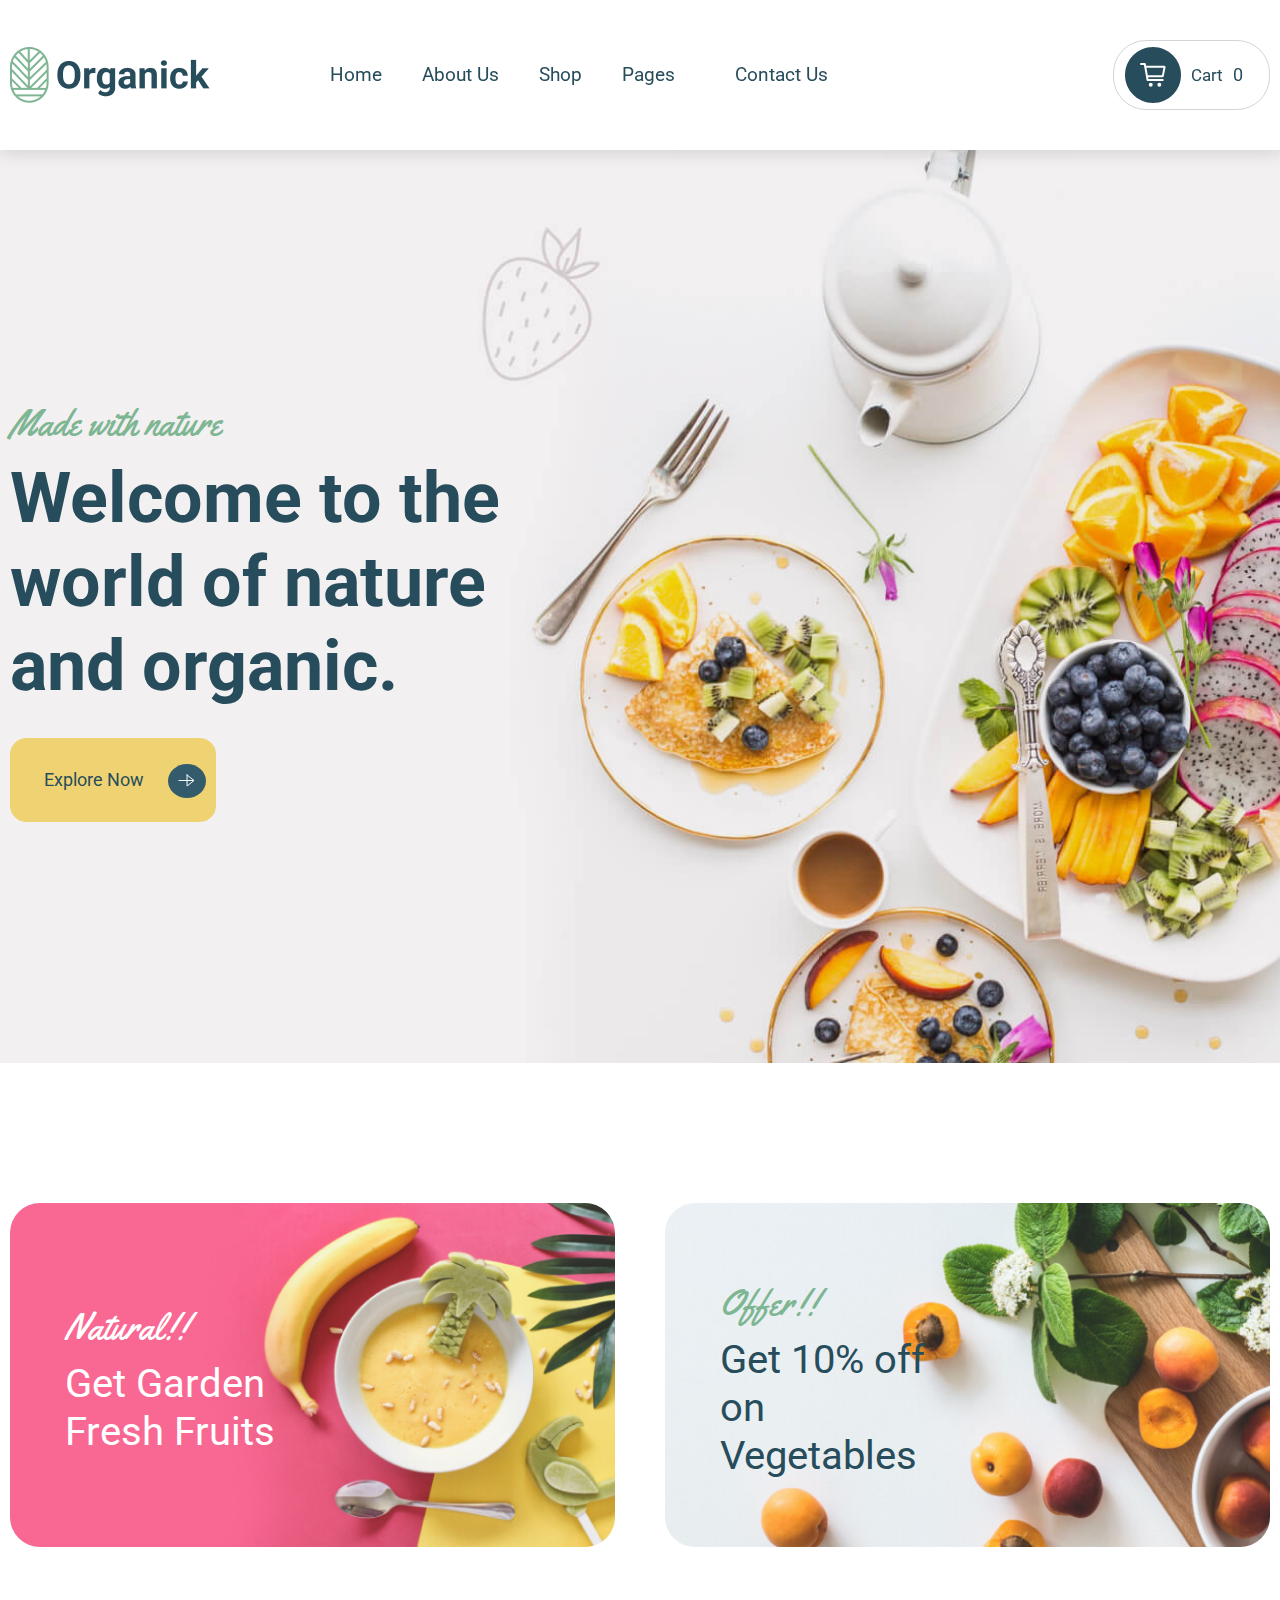
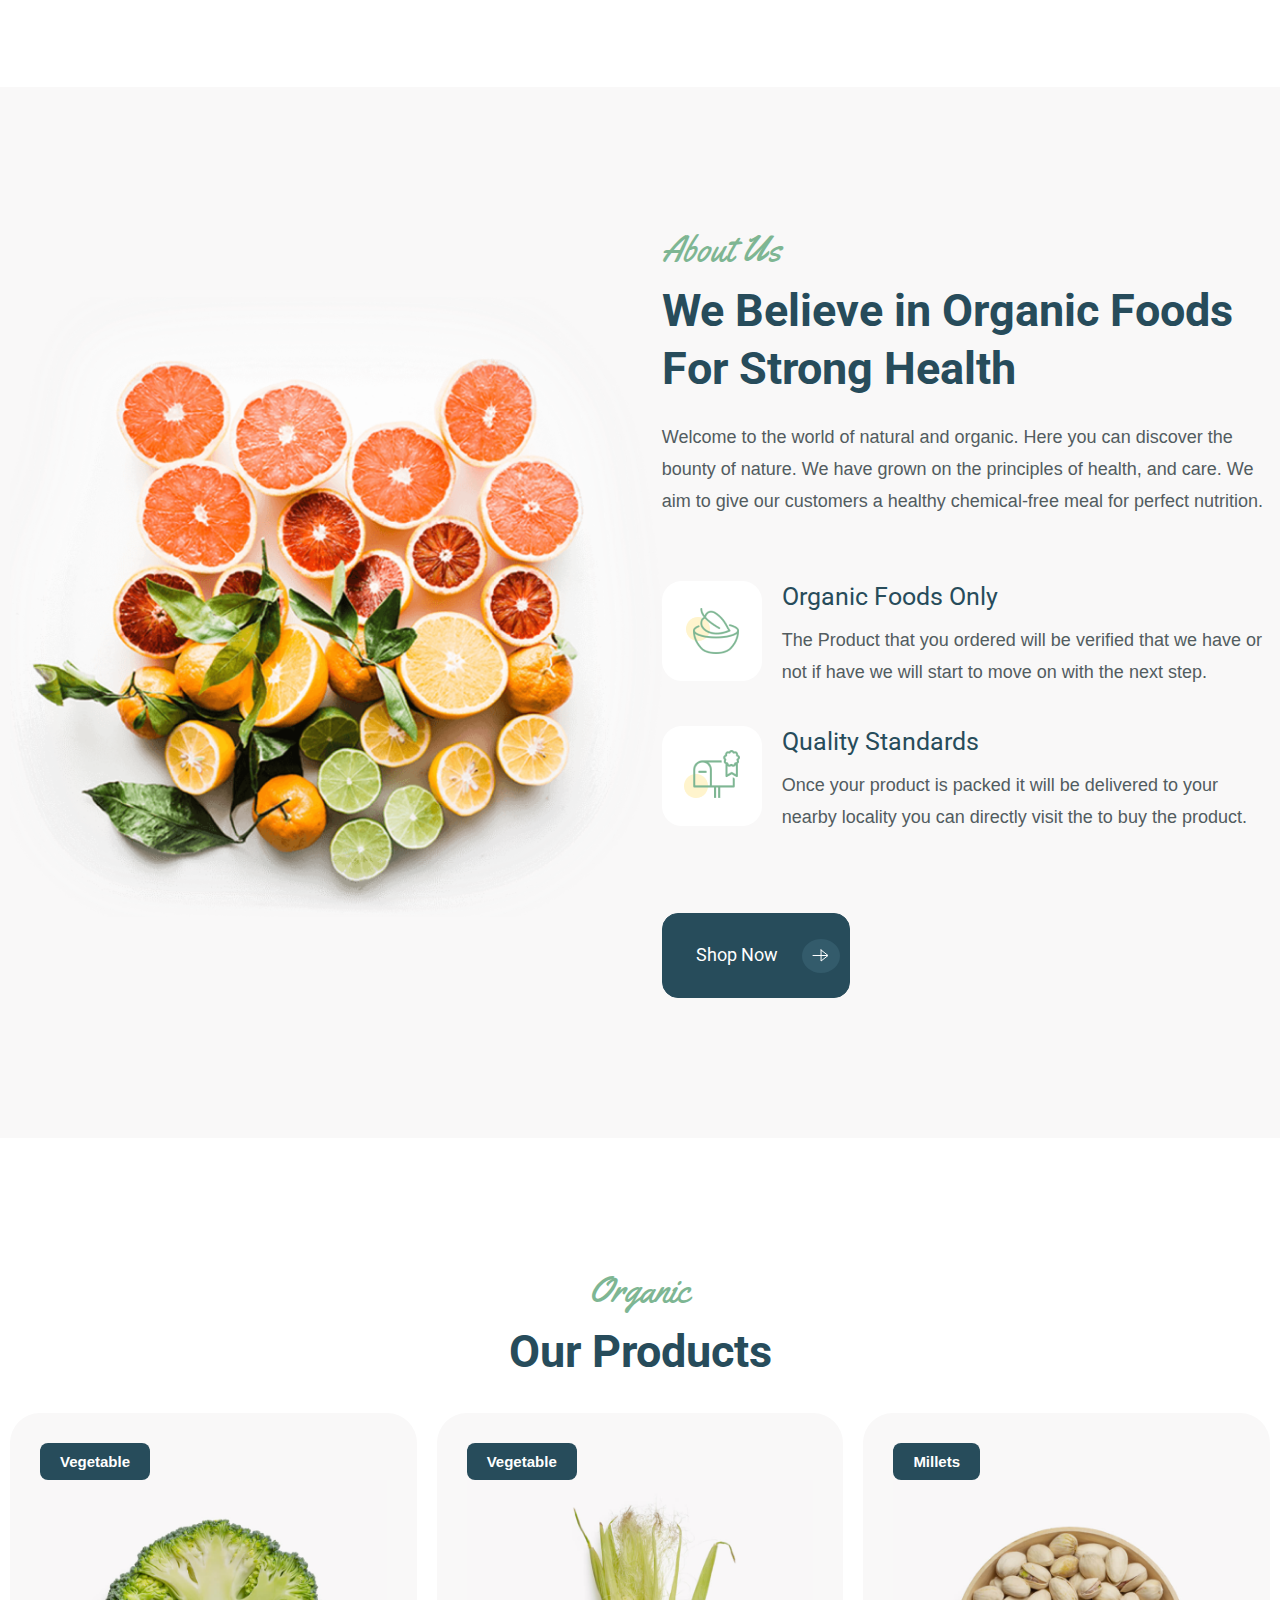
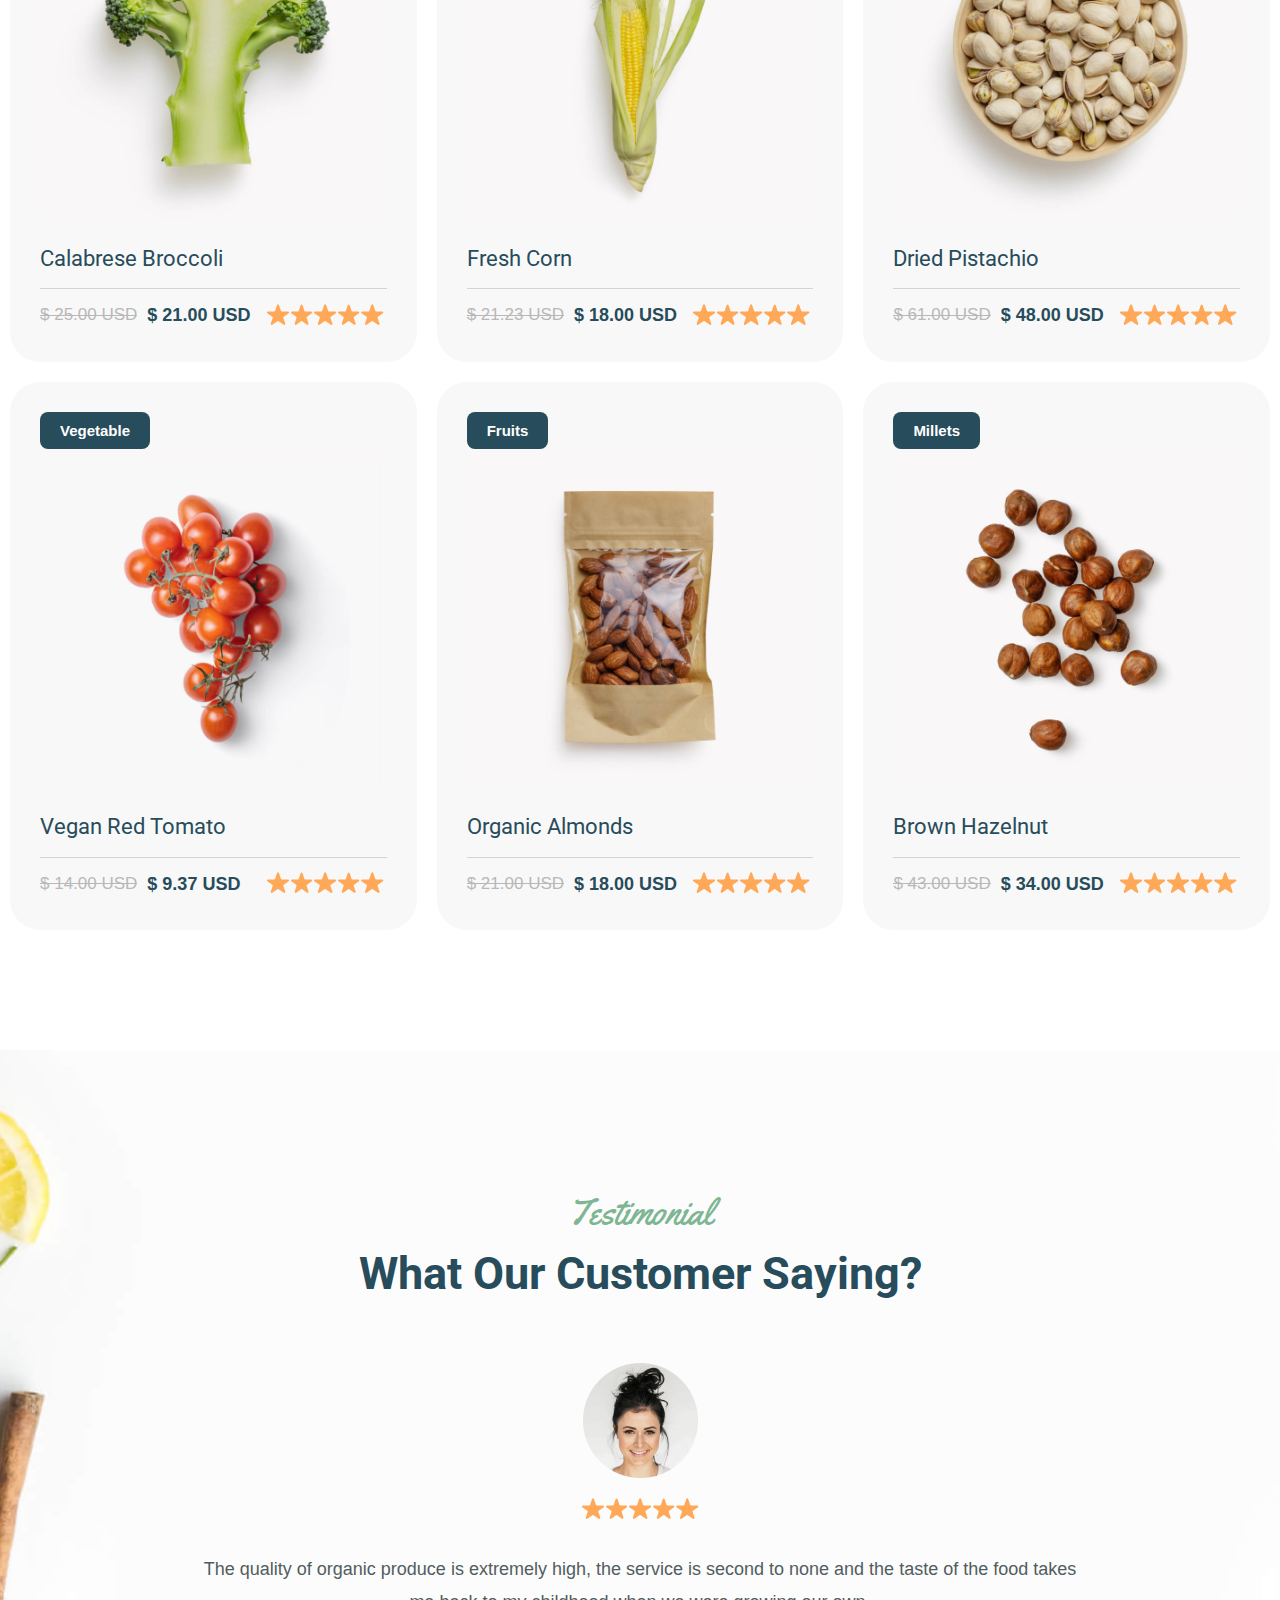
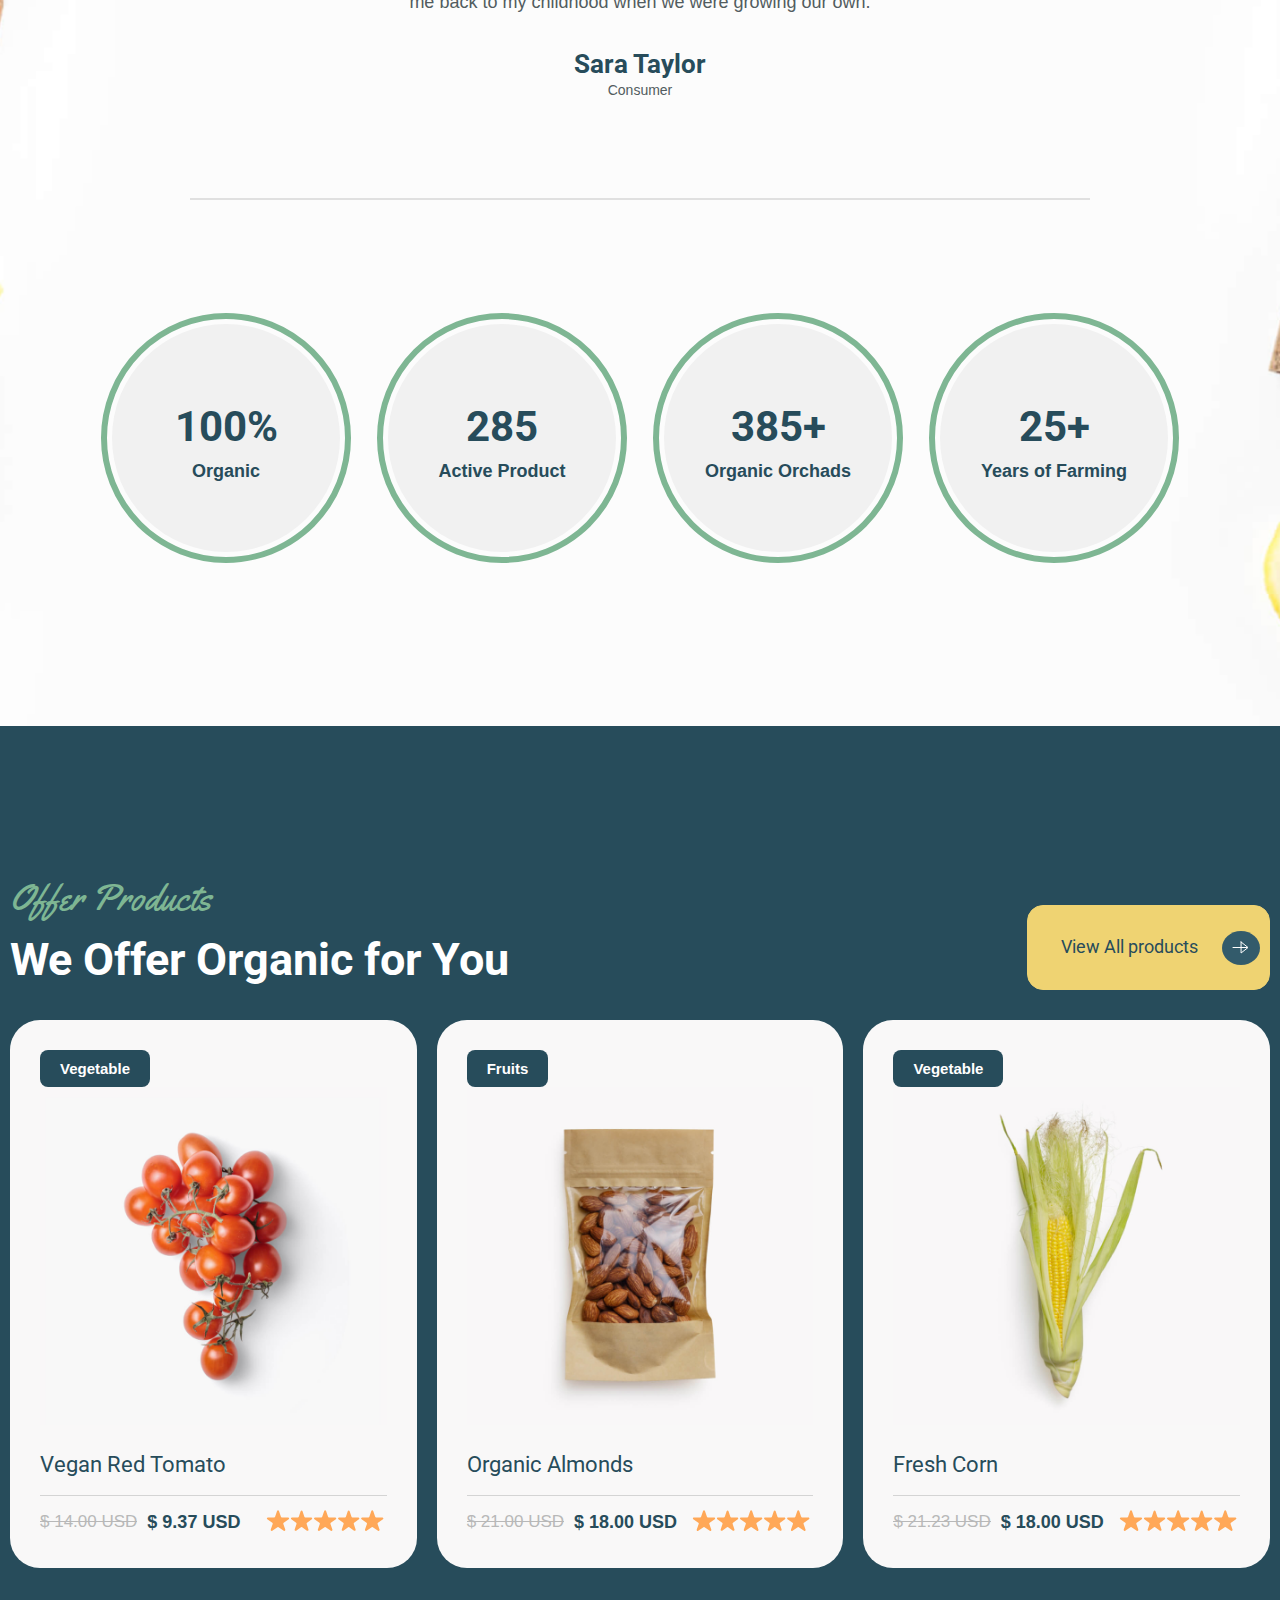
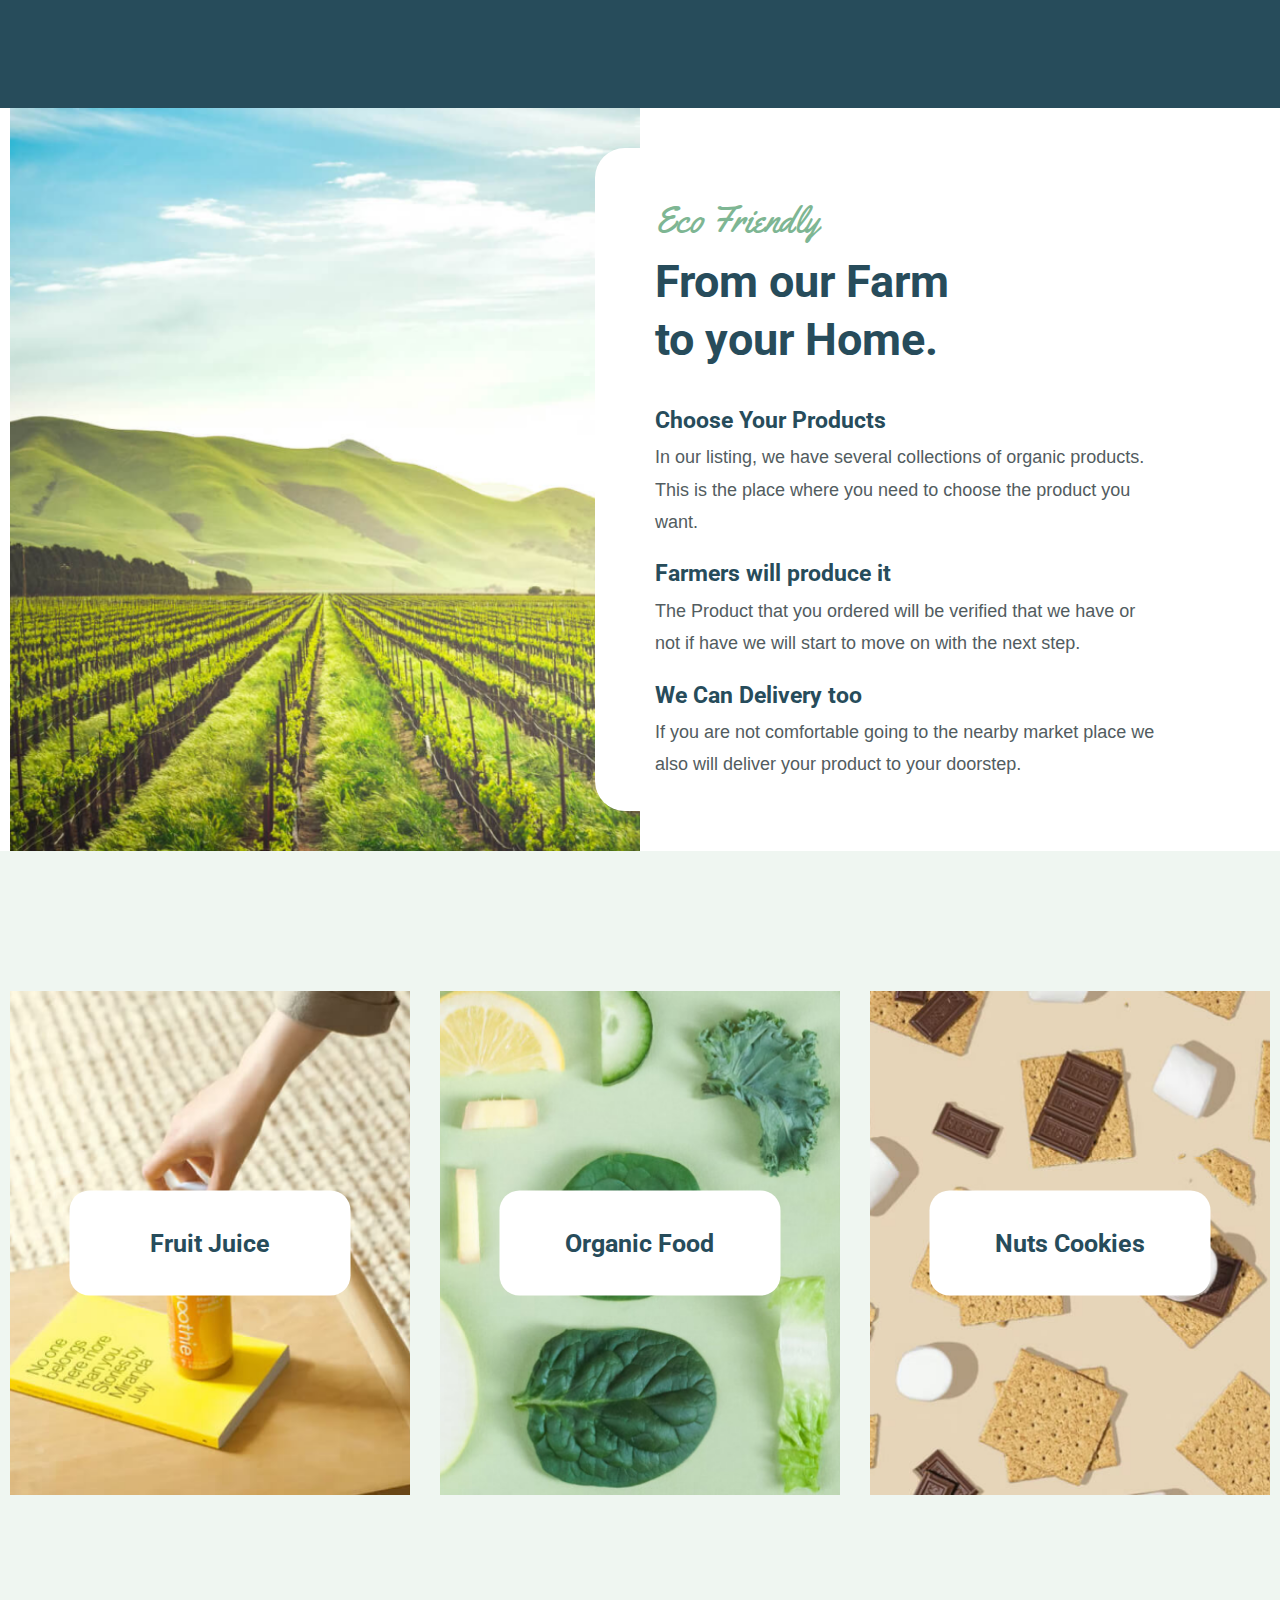
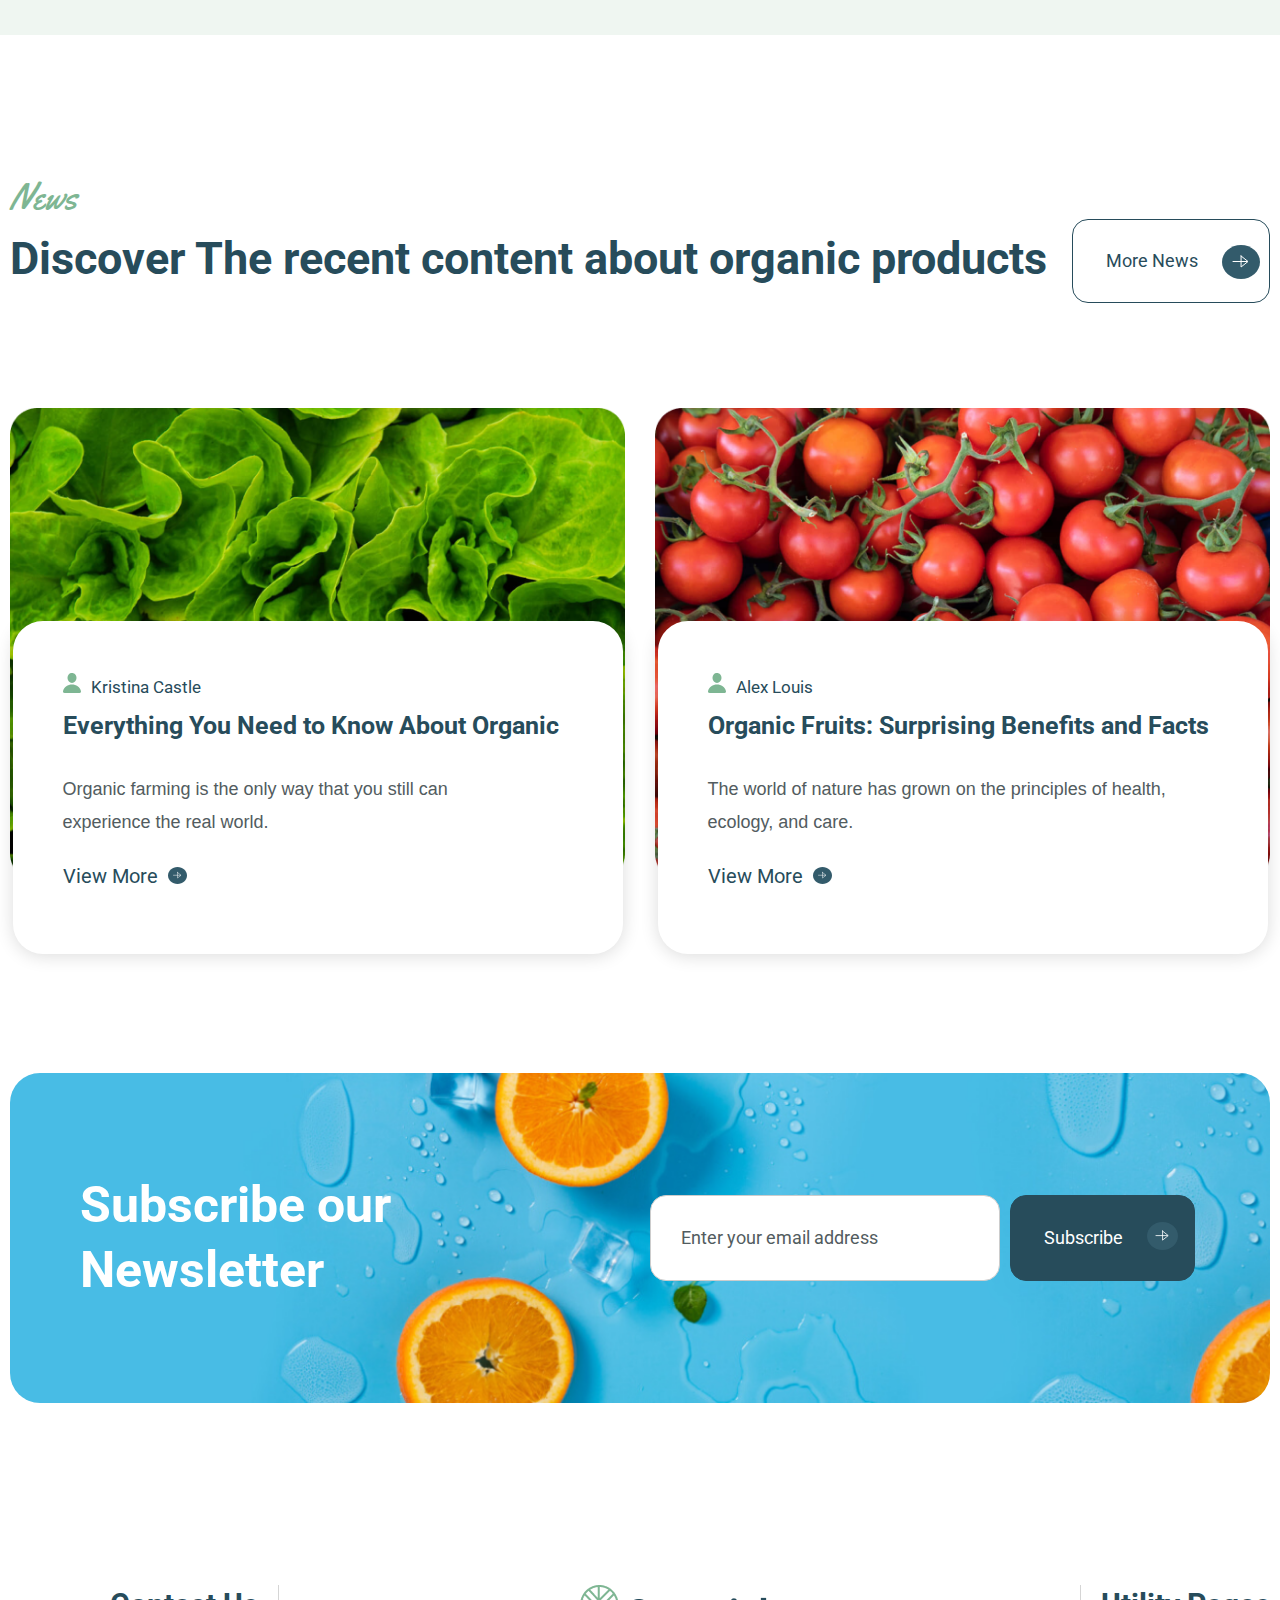
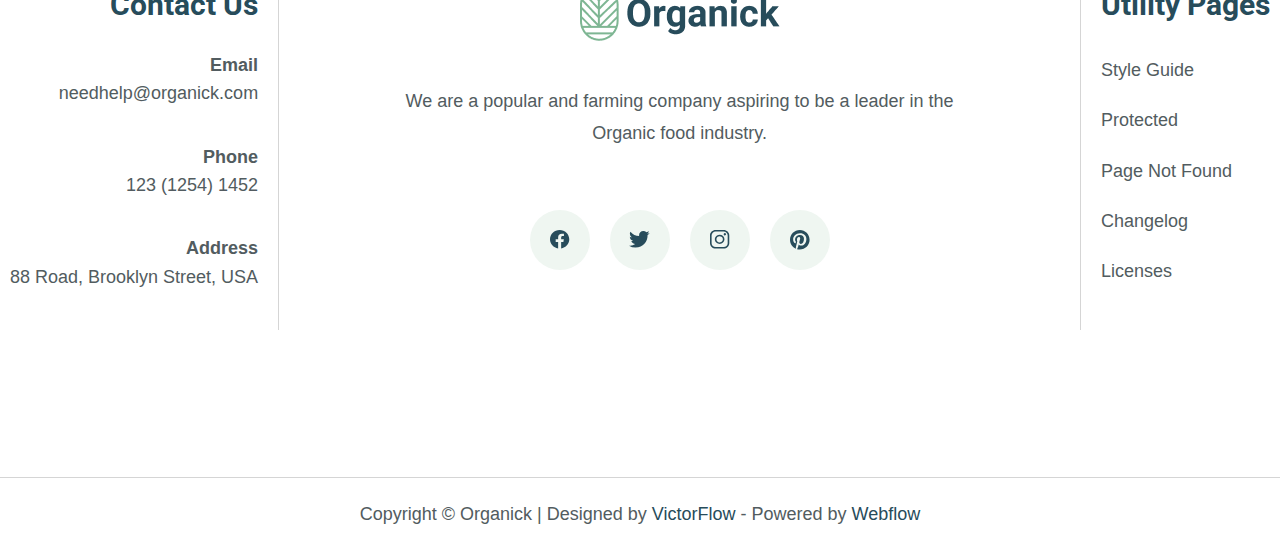
<file: index.html>
<!DOCTYPE html>
<html lang="en">

<head>
    <meta charset="UTF-8">
    <meta http-equiv="X-UA-Compatible" content="IE=edge">
    <meta name="viewport" content="width=device-width, initial-scale=1.0">
    <link rel="apple-touch-icon" sizes="180x180" href="images/favicons/apple-touch-icon.png">
    <link rel="icon" type="image/png" sizes="32x32" href="images/favicons/favicon-32x32.png">
    <link rel="icon" type="image/png" sizes="16x16" href="images/favicons/favicon-16x16.png">
    <link rel="manifest" href="images/favicons/site.webmanifest">
    <link rel="mask-icon" href="images/favicons/safari-pinned-tab.svg" color="#5bbad5">
    <meta name="msapplication-TileColor" content="#da532c">
    <meta name="theme-color" content="#ffffff">
    <title>Organick</title>
    <link rel="preconnect" href="https://fonts.googleapis.com">
    <link rel="preconnect" href="https://fonts.gstatic.com" crossorigin>
    <link href="https://fonts.googleapis.com/css2?family=Roboto:wght@400;700&family=Yellowtail&display=swap"
        rel="stylesheet">
    <link rel="stylesheet" href="css/style.min.css">
</head>

<body>
    <header class="header">
        <div class="container">
            <div class="header__inner">
                <a class="header__logo" href="index.html">
                    <img class="header__logo-img" src="images/logo.png" alt="Organick">
                </a>
                <nav class="header__menu">
                    <a class="header__close-btn" href="#">
                        <span></span>
                    </a>
                    <ul class="header__menu-list">
                        <li class="header__menu-item">
                            <a class="header__menu-link" href="#home" data-scroll="#home">Home</a>
                        </li>
                        <li class="header__menu-item">
                            <a class="header__menu-link" href="#about" data-scroll="#about">About Us</a>
                        </li>
                        <li class="header__menu-item">
                            <a class="header__menu-link" href="#products" data-scroll="#products">Shop</a>
                        </li>
                        <li class="header__menu-item">
                            <a class="header__menu-link" href="#news" data-scroll="#news">Pages</a>
                        </li>
                        <li class="header__menu-item">
                            <a class="header__menu-link" href="#contacts" data-scroll="#contacts">Contact Us</a>
                        </li>
                    </ul>
                </nav>
                <a class="header__burger" href="#">
                    <span></span>
                    <span></span>
                    <span></span>
                </a>
                <div class="header__cart">
                    <img class="header__cart-icon" src="images/cart-icon.svg" alt="cart">
                    <span class="header__cart-text">Cart</span>
                    <span class="header__cart-num">0</span>
                </div>
            </div>
        </div>
    </header>
    <div class="wrapper">
        <div class="main">
            <section class="home" id="home">
                <div class="container">
                    <div class="home__inner">
                        <div class="home__content">
                            <span class="subtitle">Made with nature</span>
                            <h1 class="home__title">
                                Welcome to the world of nature and organic.
                            </h1>
                            <a class="home__btn button" href="#">Explore Now</a>
                        </div>
                    </div>
                </div>
            </section>
            <section class="advert">
                <div class="container">
                    <div class="advert__inner">
                        <div class="advert__card">
                            <div class="advert__content">
                                <img class="advert__img" src="images/adbg1.png" alt="advert">
                                <div class="advert__info">
                                    <span class="subtitle">Natural!!</span>
                                    <p class="advert__text">
                                        Get Garden Fresh Fruits
                                    </p>
                                </div>
                            </div>
                        </div>
                        <div class="advert__card">
                            <div class="advert__content">
                                <img class="advert__img" src="images/adbg2.png" alt="advert">
                                <div class="advert__info">
                                    <span class="subtitle">Offer!!</span>
                                    <p class="advert__text">
                                        Get 10% off on Vegetables
                                    </p>
                                </div>
                            </div>
                        </div>
                    </div>
                </div>
            </section>
            <section class="about" id="about">
                <div class="container">
                    <div class="about__inner">
                        <div class="about__img">
                            <img src="images/about-img.png" alt="about">
                        </div>
                        <div class="about__content">
                            <span class="subtitle">About Us</span>
                            <h3 class="about__title">
                                We Believe in Organic Foods For Strong Health
                            </h3>
                            <p class="about__text">
                                Welcome to the world of natural and organic. Here you can discover the bounty of nature.
                                We have grown on the principles of health, and care. We aim to give our customers a
                                healthy chemical-free meal for perfect nutrition.
                            </p>
                            <div class="about__item">
                                <img class="about__item-img" src="images/about-item1.png" alt="about item1">
                                <div class="about__item-info">
                                    <h6 class="about__item-title">
                                        Organic Foods Only
                                    </h6>
                                    <p class="about__item-text">
                                        The Product that you ordered will be verified that we have or not if have we
                                        will start to move on with the next step.
                                    </p>
                                </div>
                            </div>
                            <div class="about__item">
                                <img class="about__item-img" src="images/about-item2.png" alt="about item1">
                                <div class="about__item-info">
                                    <h6 class="about__item-title">
                                        Quality Standards
                                    </h6>
                                    <p class="about__item-text">
                                        Once your product is packed it will be delivered to your nearby locality you can
                                        directly visit the to buy the product.
                                    </p>
                                </div>
                            </div>
                            <a class="about__btn button" href="#">Shop Now</a>
                        </div>
                    </div>
                </div>
            </section>
            <section class="products" id="products">
                <div class="container">
                    <div class="products__inner">
                        <span class="subtitle">Organic</span>
                        <h3 class="products__title">Our Products</h3>
                        <div class="products__row">
                            <div class="products__col">
                                <a class="products__card" href="#">
                                    <span class="products__tag">Vegetable</span>
                                    <div class="products__img">
                                        <img src="images/products/product1.png" alt="product1">
                                    </div>
                                    <div class="products__info">
                                        <p class="products__name">Calabrese Broccoli</p>
                                        <div class="products__price">
                                            <span class="products__price-old">$ 25.00 USD</span>
                                            <span class="products__price-new">$ 21.00 USD</span>
                                            <img class="products__rate" src="images/star-rate.svg" alt="rate"></img>
                                        </div>
                                    </div>
                                </a>
                            </div>
                            <div class="products__col">
                                <a class="products__card" href="#">
                                    <span class="products__tag">Vegetable</span>
                                    <div class="products__img">
                                        <img src="images/products/product2.png" alt="product2">
                                    </div>
                                    <div class="products__info">
                                        <p class="products__name">Fresh Corn</p>
                                        <div class="products__price">
                                            <span class="products__price-old">$ 21.23 USD</span>
                                            <span class="products__price-new">$ 18.00 USD</span>
                                            <img class="products__rate" src="images/star-rate.svg" alt="rate"></img>
                                        </div>
                                    </div>
                                </a>
                            </div>
                            <div class="products__col">
                                <a class="products__card" href="#">
                                    <span class="products__tag">Millets</span>
                                    <div class="products__img">
                                        <img src="images/products/product3.png" alt="product3">
                                    </div>
                                    <div class="products__info">
                                        <p class="products__name">Dried Pistachio</p>
                                        <div class="products__price">
                                            <span class="products__price-old">$ 61.00 USD</span>
                                            <span class="products__price-new">$ 48.00 USD</span>
                                            <img class="products__rate" src="images/star-rate.svg" alt="rate"></img>
                                        </div>
                                    </div>
                                </a>
                            </div>
                            <div class="products__col">
                                <a class="products__card" href="#">
                                    <span class="products__tag">Vegetable</span>
                                    <div class="products__img">
                                        <img src="images/products/product4.png" alt="product4">
                                    </div>
                                    <div class="products__info">
                                        <p class="products__name">Vegan Red Tomato</p>
                                        <div class="products__price">
                                            <span class="products__price-old">$ 14.00 USD</span>
                                            <span class="products__price-new">$ 9.37 USD</span>
                                            <img class="products__rate" src="images/star-rate.svg" alt="rate"></img>
                                        </div>
                                    </div>
                                </a>
                            </div>
                            <div class="products__col">
                                <a class="products__card" href="#">
                                    <span class="products__tag">Fruits</span>
                                    <div class="products__img">
                                        <img src="images/products/product5.png" alt="product5">
                                    </div>
                                    <div class="products__info">
                                        <p class="products__name">Organic Almonds</p>
                                        <div class="products__price">
                                            <span class="products__price-old">$ 21.00 USD</span>
                                            <span class="products__price-new">$ 18.00 USD</span>
                                            <img class="products__rate" src="images/star-rate.svg" alt="rate"></img>
                                        </div>
                                    </div>
                                </a>
                            </div>
                            <div class="products__col">
                                <a class="products__card" href="#">
                                    <span class="products__tag">Millets</span>
                                    <div class="products__img">
                                        <img src="images/products/product6.png" alt="product6">
                                    </div>
                                    <div class="products__info">
                                        <p class="products__name">Brown Hazelnut</p>
                                        <div class="products__price">
                                            <span class="products__price-old">$ 43.00 USD</span>
                                            <span class="products__price-new">$ 34.00 USD</span>
                                            <img class="products__rate" src="images/star-rate.svg" alt="rate"></img>
                                        </div>
                                    </div>
                                </a>
                            </div>
                        </div>
                    </div>
                </div>
            </section>
            <section class="testimonials">
                <div class="container">
                    <div class="testimonials__inner">
                        <span class="subtitle">Testimonial</span>
                        <h3 class="testimonials__title">
                            What Our Customer Saying?
                        </h3>
                        <div class="testimonials__box">
                            <img class="testimonials__author-img" src="images/testimonials-author.png" alt="avatar">
                            <img src="images/star-rate.svg" alt="rate" class="testimonials__author-rate">
                            <p class="testimonials__text">
                                The quality of organic produce is extremely high, the service is second to none and the
                                taste of the food takes me back to my childhood when we were growing our own.
                            </p>
                            <h6 class="testimonials__author-name">Sara Taylor</h6>
                            <span class="testimonials__author-group">Consumer</span>
                        </div>
                        <div class="testimonials__infographic">
                            <div class="testimonials__infographic-box">
                                <div class="testimonials__infographic-content">
                                    <span class="testimonials__infographic-num">100%</span>
                                    <span class="testimonials__infographic-text">Organic</span>
                                </div>
                            </div>
                            <div class="testimonials__infographic-box">
                                <div class="testimonials__infographic-content">
                                    <span class="testimonials__infographic-num">285</span>
                                    <span class="testimonials__infographic-text">Active Product</span>
                                </div>
                            </div>
                            <div class="testimonials__infographic-box">
                                <div class="testimonials__infographic-content">
                                    <span class="testimonials__infographic-num">385+</span>
                                    <span class="testimonials__infographic-text">Organic Orchads</span>
                                </div>
                            </div>
                            <div class="testimonials__infographic-box">
                                <div class="testimonials__infographic-content">
                                    <span class="testimonials__infographic-num">25+</span>
                                    <span class="testimonials__infographic-text">Years of Farming</span>
                                </div>
                            </div>
                        </div>
                    </div>
                </div>
            </section>
            <section class="offer">
                <div class="container">
                    <div class="offer__inner">
                        <div class="offer__top">
                            <div>
                                <span class="subtitle">Offer Products</span>
                                <h3 class="offer__title">We Offer Organic for You</h3>
                            </div>
                            <a class="offer__btn button" href="#">View All products</a>
                        </div>
                        <div class="products__row">
                            <div class="products__col">
                                <a class="products__card" href="#">
                                    <span class="products__tag">Vegetable</span>
                                    <div class="products__img">
                                        <img src="images/products/product4.png" alt="product4">
                                    </div>
                                    <div class="products__info">
                                        <p class="products__name">Vegan Red Tomato</p>
                                        <div class="products__price">
                                            <span class="products__price-old">$ 14.00 USD</span>
                                            <span class="products__price-new">$ 9.37 USD</span>
                                            <img class="products__rate" src="images/star-rate.svg" alt="rate"></img>
                                        </div>
                                    </div>
                                </a>
                            </div>
                            <div class="products__col">
                                <a class="products__card" href="#">
                                    <span class="products__tag">Fruits</span>
                                    <div class="products__img">
                                        <img src="images/products/product5.png" alt="product5">
                                    </div>
                                    <div class="products__info">
                                        <p class="products__name">Organic Almonds</p>
                                        <div class="products__price">
                                            <span class="products__price-old">$ 21.00 USD</span>
                                            <span class="products__price-new">$ 18.00 USD</span>
                                            <img class="products__rate" src="images/star-rate.svg" alt="rate"></img>
                                        </div>
                                    </div>
                                </a>
                            </div>
                            <div class="products__col">
                                <a class="products__card" href="#">
                                    <span class="products__tag">Vegetable</span>
                                    <div class="products__img">
                                        <img src="images/products/product2.png" alt="product2">
                                    </div>
                                    <div class="products__info">
                                        <p class="products__name">Fresh Corn</p>
                                        <div class="products__price">
                                            <span class="products__price-old">$ 21.23 USD</span>
                                            <span class="products__price-new">$ 18.00 USD</span>
                                            <img class="products__rate" src="images/star-rate.svg" alt="rate"></img>
                                        </div>
                                    </div>
                                </a>
                            </div>
                        </div>
                    </div>
                </div>
            </section>
            <section class="eco">
                <div class="container-fluid">
                    <div class="eco__inner">
                        <div class="eco__img">
                            <img src="images/eco-img.png" alt="eco">
                        </div>
                        <div class="eco__info">
                            <div class="eco__info-content">
                                <span class="subtitle">Eco Friendly</span>
                                <h3 class="eco__title">
                                    From our Farm to your Home.
                                </h3>
                                <div class="eco__item">
                                    <h6 class="eco__item-title">Choose Your Products</h6>
                                    <p class="eco__item-text">
                                        In our listing, we have several collections of organic products. This is the
                                        place where you need to choose the product you want.
                                    </p>
                                </div>
                                <div class="eco__item">
                                    <h6 class="eco__item-title">Farmers will produce it</h6>
                                    <p class="eco__item-text">
                                        The Product that you ordered will be verified that we have or not if have we
                                        will start to move on with the next step.
                                    </p>
                                </div>
                                <div class="eco__item">
                                    <h6 class="eco__item-title">We Can Delivery too</h6>
                                    <p class="eco__item-text">
                                        If you are not comfortable going to the nearby market place we also will deliver
                                        your product to your doorstep.
                                    </p>
                                </div>
                            </div>
                        </div>
                    </div>
                </div>
            </section>
            <section class="categories">
                <div class="container-fluid">
                    <div class="categories__inner">
                        <div class="categories__row">
                            <div class="categories__col">
                                <div class="categories__card">
                                    <img class="categories__img" src="images/categories1.png" alt="Fruit Juice">
                                    <a class="categories__link" href="#">Fruit Juice</a>
                                </div>
                            </div>
                            <div class="categories__col">
                                <div class="categories__card">
                                    <img class="categories__img" src="images/categories2.png" alt="Organic Food">
                                    <a class="categories__link" href="#">Organic Food</a>
                                </div>
                            </div>
                            <div class="categories__col">
                                <div class="categories__card">
                                    <img class="categories__img" src="images/categories3.png" alt="Nuts Cookies">
                                    <a class="categories__link" href="#">Nuts Cookies</a>
                                </div>
                            </div>
                        </div>
                    </div>
                </div>
            </section>
            <section class="news" id="news">
                <div class="container">
                    <div class="news__inner">
                        <div class="news__top">
                            <div>
                                <span class="subtitle">News</span>
                                <h3 class="news__title">
                                    Discover The recent content about organic products
                                </h3>
                            </div>
                            <a class="news__btn button" href="#">More News</a>
                        </div>
                        <div class="news__row">
                            <div class="news__col">
                                <div class="news__card">
                                    <img class="news__img" src="images/news1.png" alt="news">
                                    <div class="news__content">
                                        <span class="news__author">Kristina Castle</span>
                                        <h6 class="news__content-title">
                                            Everything You Need to Know About Organic
                                        </h6>
                                        <p class="news__content-text">
                                            Organic farming is the only way that you still can experience the real
                                            world.
                                        </p>
                                        <a class="news__content-btn button" href="#">View More</a>
                                    </div>
                                </div>
                            </div>
                            <div class="news__col">
                                <div class="news__card">
                                    <img class="news__img" src="images/news2.png" alt="news">
                                    <div class="news__content">
                                        <span class="news__author">Alex Louis</span>
                                        <h6 class="news__content-title">
                                            Organic Fruits: Surprising Benefits and Facts
                                        </h6>
                                        <p class="news__content-text">
                                            The world of nature has grown on the principles of health, ecology, and
                                            care.
                                        </p>
                                        <a class="news__content-btn button" href="#">View More</a>
                                    </div>
                                </div>
                            </div>
                        </div>
                    </div>
                </div>
            </section>
            <section class="subscribe">
                <div class="container">
                    <div class="subscribe__inner">
                        <h3 class="subscribe__title">
                            Subscribe our Newsletter
                        </h3>
                        <form class="subscribe__form">
                            <input class="subscribe__form-email" type="email" placeholder="Enter your email address">
                            <button class="subscribe__btn button" type="submit">Subscribe</button>
                        </form>
                    </div>
                </div>
            </section>
            <section class="contacts" id="contacts">
                <div class="container">
                    <div class="contacts__inner">
                        <div class="contacts__address">
                            <h4 class="contacts__title">Contact Us</h4>
                            <div class="contacts__item-box">
                                <div class="contacts__address-item">
                                    <h6 class="contacts__address-title">Email</h6>
                                    <a class="contacts__address-text"
                                        href="emailto:needhelp@organick.com">needhelp@organick.com</a>
                                </div>
                                <div class="contacts__address-item">
                                    <h6 class="contacts__address-title">Phone</h6>
                                    <a class="contacts__address-text" href="tel:12312541452">123 (1254) 1452</a>
                                </div>
                                <div class="contacts__address-item">
                                    <h6 class="contacts__address-title">Address</h6>
                                    <span class="contacts__address-text">88 Road, Brooklyn Street, USA</span>
                                </div>
                            </div>
                        </div>
                        <div class="contacts__social">
                            <a class="contacts__logo" href="index.html">
                                <img class="contacts__logo-img" src="images/logo.png" alt="Organick">
                            </a>
                            <p class="contacts__social-text">
                                We are a popular and farming company aspiring to be a leader in the Organic food
                                industry.
                            </p>
                            <ul class="contacts__social-list">
                                <li class="contacts__social-item">
                                    <a class="contacts__social-link" href="#">
                                        <img class="contacts__social-icon" src="images/facebook.svg" alt="facebook">
                                    </a>
                                </li>
                                <li class="contacts__social-item">
                                    <a class="contacts__social-link" href="#">
                                        <img class="contacts__social-icon" src="images/twitter.svg" alt="twitter">
                                    </a>
                                </li>
                                <li class="contacts__social-item">
                                    <a class="contacts__social-link" href="#">
                                        <img class="contacts__social-icon" src="images/instagram.svg" alt="instagram">
                                    </a>
                                </li>
                                <li class="contacts__social-item">
                                    <a class="contacts__social-link" href="#">
                                        <img class="contacts__social-icon" src="images/pinterest.svg" alt="pinterest">
                                    </a>
                                </li>
                            </ul>
                        </div>
                        <div class="contacts__links">
                            <h4 class="contacts__title">Utility Pages</h4>
                            <ul class="contacts__links-list">
                                <li class="contacts__links-item">
                                    <a class="contacts__links-link" href="#">Style Guide</a>
                                </li>
                                <li class="contacts__links-item">
                                    <a class="contacts__links-link" href="#">Protected</a>
                                </li>
                                <li class="contacts__links-item">
                                    <a class="contacts__links-link" href="#">Page Not Found</a>
                                </li>
                                <li class="contacts__links-item">
                                    <a class="contacts__links-link" href="#">Changelog</a>
                                </li>
                                <li class="contacts__links-item">
                                    <a class="contacts__links-link" href="#">Licenses</a>
                                </li>
                            </ul>
                        </div>
                    </div>
                </div>
            </section>

        </div>
        <footer class="footer">
            <div class="container">
                <div class="footer__inner">
                    <p class="footer__text">
                        Copyright © Organick | Designed by <a class="footer__link" href="#">VictorFlow</a> - Powered by
                        <a class="footer__link" href="#">Webflow</a>
                    </p>
                </div>
            </div>
        </footer>
    </div>
    <script src="js/main.min.js"></script>
</body>

</html>
</file>
<file: css/style.min.css>
.contacts__title,.subscribe__title,.news__title,.eco__title,.offer__title,.testimonials__title,.products__title,.about__title{font-family:"Roboto",sans-serif;font-size:45px;line-height:1.3;font-weight:700;color:#274c5b}html{-webkit-box-sizing:border-box;box-sizing:border-box}*,*::after,*::before{-webkit-box-sizing:inherit;box-sizing:inherit}ul,ol{padding:0}body,h1,h2,h3,h4,h5,h6,p,ul,ol,li,figure,figcaption,blockquote,dl,dd{margin:0;font-size:inherit}ul[class]{list-style:none}img{max-width:100%;display:block}input,button,textarea,select{font:inherit}a{text-decoration:none}html,body{height:auto;font-family:"Roboto",sans-serif;color:#274c5b;font-size:18px;line-height:1.8;overflow-x:hidden}body::-webkit-scrollbar{width:0;height:0}.wrapper{display:-webkit-box;display:-ms-flexbox;display:flex;-webkit-box-orient:vertical;-webkit-box-direction:normal;-ms-flex-direction:column;flex-direction:column;min-height:100%}.main{-webkit-box-flex:1;-ms-flex:1 0 auto;flex:1 0 auto}.footer{-webkit-box-flex:0;-ms-flex:0 0 auto;flex:0 0 auto}.container{max-width:1400px;margin:0 auto;padding:0 10px}.container-fluid{max-width:1960px;padding:0 10px;margin:0 auto}.subtitle{font-family:"Yellowtail",cursive;color:#7eb693;font-size:36px;line-height:1.8}.button{display:inline-block;color:#274c5b;padding:25px 71px 25px 33px;background-color:#efd372;border:1px solid #efd372;border-radius:16px;-webkit-transition:all .3s;-o-transition:all .3s;transition:all .3s;position:relative}.button::after{position:absolute;content:"";background-image:url(../images/button-icon.svg);background-size:cover;width:38px;height:34px;right:9px}.button:hover{background-color:#274c5b;border-color:#274c5b;color:#efd372}.header{position:fixed;width:100%;background-color:#fff;z-index:21;-webkit-box-shadow:0px 2px 18px rgba(0,0,0,.14);box-shadow:0px 2px 18px rgba(0,0,0,.14)}.header__inner{display:-webkit-box;display:-ms-flexbox;display:flex;-webkit-box-align:center;-ms-flex-align:center;align-items:center;padding:40px 0}.header__logo{margin-right:120px}.header__menu{margin-right:auto}.header__menu-list{display:-webkit-box;display:-ms-flexbox;display:flex}.header__menu-item{margin-right:40px}.header__menu-item:last-child{margin-left:20px}.header__menu-link{font-size:19px;color:#274c5b;-webkit-transition:all .3s;-o-transition:all .3s;transition:all .3s}.header__menu-link:hover{color:#7eb693}.header__close-btn{display:none;width:56px;height:56px;margin-top:50px;margin-left:30px;padding:10px;position:relative}.header__close-btn span{position:absolute;top:21px;left:6px;width:35px;height:4px;background-color:#274c5b;border-radius:3px;display:block;-webkit-transform:rotate(45deg);-ms-transform:rotate(45deg);transform:rotate(45deg)}.header__close-btn span::before{position:absolute;content:"";top:0;left:0;width:35px;height:4px;background-color:#274c5b;border-radius:3px;display:block;-webkit-transform:rotate(90deg);-ms-transform:rotate(90deg);transform:rotate(90deg)}.header__burger{width:56px;height:56px;background-color:#274c5b;border-radius:50%;display:none;-webkit-box-orient:vertical;-webkit-box-direction:normal;-ms-flex-direction:column;flex-direction:column;-webkit-box-align:center;-ms-flex-align:center;align-items:center;-webkit-box-pack:center;-ms-flex-pack:center;justify-content:center;margin:0 20px}.header__burger span{width:35px;height:4px;margin:3px auto;border-radius:3px;background-color:#fff;display:block}.header__cart{display:-webkit-box;display:-ms-flexbox;display:flex;-webkit-box-align:center;-ms-flex-align:center;align-items:center;border:1px solid #d4d4d4;border-radius:33px;padding:6px 26px 6px 11px;cursor:pointer}.header__cart-text{display:inline-block;margin:0 10px;font-size:17px}.wrapper{padding-top:150px}.home{background-image:url(../images/home-bg.png);background-size:cover;background-repeat:no-repeat;background-position:top center}.home__inner{display:-webkit-box;display:-ms-flexbox;display:flex;-webkit-box-align:center;-ms-flex-align:center;align-items:center;height:913px}.home__title{max-width:500px;font-size:70px;line-height:1.2;margin-bottom:30px}.advert__inner{padding:115px 0;margin:0 -25px;display:-webkit-box;display:-ms-flexbox;display:flex;-webkit-box-pack:justify;-ms-flex-pack:justify;justify-content:space-between;-ms-flex-wrap:wrap;flex-wrap:wrap}.advert__card{padding:25px;width:50%;max-width:665px}.advert__card:first-child,.advert__card:first-child .subtitle{color:#fff}.advert__content{position:relative;height:100%;border-radius:30px}.advert__img{max-height:378px;-o-object-fit:cover;object-fit:cover;border-radius:30px}.advert__info{font-size:40px;line-height:1.2;width:39%;position:absolute;top:50%;left:55px;-webkit-transform:translateY(-50%);-ms-transform:translateY(-50%);transform:translateY(-50%)}.about{background-color:#f9f8f8}.about__inner{padding:130px 0 140px;display:-webkit-box;display:-ms-flexbox;display:flex;-webkit-box-align:center;-ms-flex-align:center;align-items:center}.about__img img{width:100%;-o-object-fit:cover;object-fit:cover}.about__content{width:50%}.about__title{margin-bottom:22px}.about__text{font-family:"Open Sans",sans-serif;color:#525c60;margin-bottom:56px}.about__item{display:-webkit-box;display:-ms-flexbox;display:flex;-webkit-box-align:center;-ms-flex-align:center;align-items:center;margin-bottom:30px}.about__item-img{max-width:100px;width:100%;height:auto;margin-right:20px}.about__item-title{font-size:25px;font-weight:400;margin-bottom:5px}.about__item-text{font-family:"Open Sans",sans-serif;color:#525c60}.about__btn{margin-top:50px;color:#fff;border-color:#274c5b;background-color:#274c5b}.about__btn:hover{color:#274c5b;background-color:transparent}.products__inner{padding:120px 0;display:-webkit-box;display:-ms-flexbox;display:flex;-webkit-box-orient:vertical;-webkit-box-direction:normal;-ms-flex-direction:column;flex-direction:column;-webkit-box-align:center;-ms-flex-align:center;align-items:center}.products__title{margin-bottom:32px}.products__row{display:-webkit-box;display:-ms-flexbox;display:flex;-ms-flex-wrap:wrap;flex-wrap:wrap;-webkit-box-pack:justify;-ms-flex-pack:justify;justify-content:space-between;margin:-10px}.products__col{width:33.33%;max-width:467px;padding:10px}.products__card{display:block;background-color:#f9f8f8;border-radius:30px;padding:30px;color:#274c5b;height:100%}.products__tag{background-color:#274c5b;border-radius:8px;padding:5px 20px;color:#fff;font-size:15px;font-weight:700;font-family:"Open Sans",sans-serif;display:inline-block}.products__img{margin-bottom:20px}.products__img img{width:100%}.products__info{width:100%}.products__name{font-size:22px;padding-bottom:10px;margin-bottom:10px;border-bottom:1px solid #d4d4d4}.products__price{display:-webkit-box;display:-ms-flexbox;display:flex;-ms-flex-wrap:wrap;flex-wrap:wrap;-webkit-box-align:center;-ms-flex-align:center;align-items:center;font-family:"Open Sans",sans-serif}.products__price-old{font-size:17px;color:#b8b8b8;margin-right:10px;position:relative}.products__price-old::before{position:absolute;content:"";width:100%;height:1px;background-color:#b8b8b8;top:48%}.products__price-new{font-size:18px;font-weight:700;margin-right:auto}.testimonials{background-image:url(../images/testimonial-bg.png);background-size:cover;background-repeat:no-repeat;background-position:top center}.testimonials__inner{padding:130px 0 150px;text-align:center}.testimonials__title{margin-bottom:60px}.testimonials__box{display:-webkit-box;display:-ms-flexbox;display:flex;-webkit-box-orient:vertical;-webkit-box-direction:normal;-ms-flex-direction:column;flex-direction:column;-webkit-box-align:center;-ms-flex-align:center;align-items:center;max-width:900px;margin:0 auto;padding-bottom:95px;border-bottom:2px solid #e0e0e0}.testimonials__author-img{max-width:115px;width:100%;margin-bottom:18px}.testimonials__author-rate{max-width:123px;width:100%;margin-bottom:30px}.testimonials__text{font-family:"Open Sans",sans-serif;color:#525c60;margin-bottom:23px}.testimonials__author-name{font-size:26px}.testimonials__author-group{font-family:"Open Sans",sans-serif;font-size:14px;color:#525c60;display:inline-block;margin-top:-10px}.testimonials__infographic{padding-top:100px;display:-webkit-box;display:-ms-flexbox;display:flex;-ms-flex-wrap:wrap;flex-wrap:wrap;-webkit-box-pack:center;-ms-flex-pack:center;justify-content:center;-webkit-box-align:center;-ms-flex-align:center;align-items:center}.testimonials__infographic-box{display:-webkit-box;display:-ms-flexbox;display:flex;-ms-grid-column-align:center;justify-self:center;-webkit-box-align:center;-ms-flex-align:center;align-items:center;width:25%;max-width:250px;height:250px;border-radius:50%;margin:13px;padding:5px;border:6px solid #7eb693}.testimonials__infographic-content{height:100%;width:100%;border-radius:50%;background-color:#f1f1f1;display:-webkit-box;display:-ms-flexbox;display:flex;-webkit-box-orient:vertical;-webkit-box-direction:normal;-ms-flex-direction:column;flex-direction:column;-webkit-box-pack:center;-ms-flex-pack:center;justify-content:center;-webkit-box-align:center;-ms-flex-align:center;align-items:center;font-weight:700}.testimonials__infographic-num{font-size:42px}.testimonials__infographic-text{font-family:"Open Sans",sans-serif;margin-top:-10px}.offer{background-color:#274c5b}.offer__inner{padding:140px 0}.offer__top{display:-webkit-box;display:-ms-flexbox;display:flex;-webkit-box-pack:justify;-ms-flex-pack:justify;justify-content:space-between;-webkit-box-align:end;-ms-flex-align:end;align-items:flex-end;margin-bottom:30px}.offer__title{color:#fff}.offer__btn:hover{border-color:#efd372}.eco__inner{display:-webkit-box;display:-ms-flexbox;display:flex}.eco__img{width:50%}.eco__img img{width:100%;height:100%;-o-object-fit:cover;object-fit:cover}.eco__info{padding:40px 15px;width:50%}.eco__info-content{background-color:#fff;border-radius:30px;padding:40px 40px 15px 60px;position:relative;left:-60px}.eco__title{max-width:300px;margin-bottom:30px}.eco__item{margin-bottom:15px}.eco__item-title{font-size:23px}.eco__item-text{font-family:"Open Sans",sans-serif;color:#525c60}.categories{background-color:#eff6f1;padding:140px 0}.categories__row{display:-webkit-box;display:-ms-flexbox;display:flex;-ms-flex-wrap:wrap;flex-wrap:wrap;-webkit-box-pack:center;-ms-flex-pack:center;justify-content:center;margin:-15px}.categories__col{width:33.33%;padding:15px;max-width:490px}.categories__card{position:relative}.categories__img{width:100%;-o-object-fit:cover;object-fit:cover}.categories__link{position:absolute;top:50%;left:50%;-webkit-transform:translate(-50%, -50%);-ms-transform:translate(-50%, -50%);transform:translate(-50%, -50%);font-size:25px;font-weight:700;color:#274c5b;background-color:#fff;border-radius:20px;padding:30px;max-width:281px;width:100%;text-align:center;-webkit-transition:all .3s;-o-transition:all .3s;transition:all .3s}.categories__link:hover{background-color:#eff6f1}.news__inner{padding:130px 0 111px}.news__top{display:-webkit-box;display:-ms-flexbox;display:flex;-webkit-box-align:end;-ms-flex-align:end;align-items:flex-end;margin-bottom:104px}.news__title{margin-bottom:15px}.news__btn{margin-left:auto;background-color:transparent;border-color:#274c5b}.news__row{display:-webkit-box;display:-ms-flexbox;display:flex;-ms-flex-wrap:wrap;flex-wrap:wrap;-webkit-box-pack:justify;-ms-flex-pack:justify;justify-content:space-between;margin:-15px}.news__col{width:50%;max-width:670px;padding:15px;margin-bottom:80px}.news__card{position:relative;border-radius:30px}.news__img{width:100%;-o-object-fit:cover;object-fit:cover}.news__content{position:absolute;bottom:-72px;left:50%;-webkit-transform:translateX(-50%);-ms-transform:translateX(-50%);transform:translateX(-50%);background-color:#fff;border-radius:30px;-webkit-box-shadow:0px 2px 18px rgba(0,0,0,.14);box-shadow:0px 2px 18px rgba(0,0,0,.14);padding:50px;max-width:610px;width:100%}.news__author{font-size:17px;padding-left:28px;position:relative}.news__author::before{position:absolute;content:"";width:18px;height:20px;background-image:url(../images/author-icon.svg);background-size:cover;top:-4px;left:0}.news__content-title{font-size:25px;margin-bottom:25px}.news__content-text{max-width:460px;font-family:"Open Sans",sans-serif;color:#525c60;margin-bottom:10px}.news__content-btn{font-size:20px;background-color:transparent;padding:10px 29px 10px 0;border:none}.news__content-btn::after{width:19px;height:18px;background-size:contain;background-repeat:no-repeat;top:50%;right:0;-webkit-transform:translateY(-50%);-ms-transform:translateY(-50%);transform:translateY(-50%)}.news__content-btn:hover{background-color:transparent}.subscribe__inner{padding:100px 70px;margin-bottom:50px;background-image:url(../images/subscribe-bg.png);background-size:cover;background-repeat:no-repeat;background-position:top center;border-radius:30px;display:-webkit-box;display:-ms-flexbox;display:flex;-webkit-box-pack:justify;-ms-flex-pack:justify;justify-content:space-between;-webkit-box-align:center;-ms-flex-align:center;align-items:center}.subscribe__title{font-size:50px;color:#fff;max-width:325px}.subscribe__form{display:-webkit-box;display:-ms-flexbox;display:flex}.subscribe__form-email{padding:26px 30px;border:1px solid #ccc;border-radius:16px;width:350px;margin:5px}.subscribe__form-email::-webkit-input-placeholder{font-size:18px;color:#525c60}.subscribe__form-email::-moz-placeholder{font-size:18px;color:#525c60}.subscribe__form-email:-ms-input-placeholder{font-size:18px;color:#525c60}.subscribe__form-email::-ms-input-placeholder{font-size:18px;color:#525c60}.subscribe__form-email::placeholder{font-size:18px;color:#525c60}.subscribe__btn{display:inline;color:#fff;background-color:#274c5b;border-color:#274c5b;margin:5px;cursor:pointer}.subscribe__btn::after{height:28px;background-size:contain;background-repeat:no-repeat}.subscribe__btn:hover{background-color:#efd372;color:#274c5b}.contacts__inner{padding:132px 0 147px;display:-webkit-box;display:-ms-flexbox;display:flex;-webkit-box-pack:justify;-ms-flex-pack:justify;justify-content:space-between;-webkit-box-align:start;-ms-flex-align:start;align-items:flex-start;color:#525c60;font-family:"Open Sans",sans-serif}.contacts__address{text-align:right;margin-right:20px;line-height:1.3}.contacts__title{font-size:30px;margin-bottom:30px}.contacts__address-item{margin-bottom:40px}.contacts__address-title{font-weight:700;margin-bottom:5px}.contacts__address-text{color:#525c60}.contacts__social{display:-webkit-box;display:-ms-flexbox;display:flex;-webkit-box-orient:vertical;-webkit-box-direction:normal;-ms-flex-direction:column;flex-direction:column;-webkit-box-align:center;-ms-flex-align:center;align-items:center;-webkit-box-flex:1;-ms-flex-positive:1;flex-grow:1;border-left:1px solid #d5d5d5;border-right:1px solid #d5d5d5;padding:0 40px 50px 40px}.contacts__logo{max-width:200px;width:100%;margin-bottom:44px}.contacts__social-text{text-align:center;max-width:565px;margin-bottom:50px}.contacts__social-list{display:-webkit-box;display:-ms-flexbox;display:flex}.contacts__social-item{margin:10px}.contacts__social-link{width:60px;height:60px;background-color:#eff6f1;border-radius:50%;display:-webkit-box;display:-ms-flexbox;display:flex;-webkit-box-pack:center;-ms-flex-pack:center;justify-content:center;-webkit-box-align:center;-ms-flex-align:center;align-items:center}.contacts__links{text-align:left;margin-left:20px}.contacts__links-item{margin-bottom:18px}.contacts__links-link{color:#525c60}.footer{border-top:1px solid #d5d5d5}.footer__inner{padding:20px 0 28px}.footer__text{text-align:center;color:#525c60;font-family:"Open Sans",sans-serif}.footer__link{color:#274c5b}@media(max-width: 1120px){.header__inner{-webkit-box-pack:justify;-ms-flex-pack:justify;justify-content:space-between}.header__logo{margin-right:0}.header__menu{display:none}.header__menu.open{display:-webkit-box;display:-ms-flexbox;display:flex;width:33%;position:absolute;top:0;left:0;background-color:#fff;-webkit-box-shadow:0px 2px 18px rgba(0,0,0,.14);box-shadow:0px 2px 18px rgba(0,0,0,.14);border-radius:0 0 30px 0;z-index:20}.header__menu-list{width:100%;display:-webkit-box;display:-ms-flexbox;display:flex;-webkit-box-orient:vertical;-webkit-box-direction:normal;-ms-flex-direction:column;flex-direction:column;padding:55px 30px 30px 60px;text-align:center}.header__menu-item{margin-right:0;margin-bottom:25px}.header__menu-item:last-child{margin-left:0}.header__close-btn{display:block}.header__burger{display:-webkit-box;display:-ms-flexbox;display:flex;-webkit-box-ordinal-group:-1;-ms-flex-order:-2;order:-2;position:relative}.news__title{max-width:700px}}@media(max-width: 1024px){body{font-size:16px}.about__title,.products__title,.testimonials__title,.offer__title,.eco__title,.news__title,.subscribe__title,.contacts__title{font-size:40px}.button{padding:20px 55px 20px 28px}.button::after{width:34px;height:30px;right:9px;top:50%;-webkit-transform:translateY(-50%);-ms-transform:translateY(-50%);transform:translateY(-50%)}.wrapper{padding-top:110px}.header__inner{padding:20px 0}.home__inner{height:713px}.home__title{font-size:60px}.advert__inner{padding:75px 0}.advert__card{width:100%;margin:0 auto}.about__inner{padding:100px 0}.about__img{width:33%;-ms-flex-item-align:start;-ms-grid-row-align:start;align-self:start}.about__content{width:100%}.products__inner{padding:80px 0}.products__price-old,.products__price-new{font-size:16px}.products__rate{max-width:80px}.testimonials__inner{padding:80px 0 100px}.testimonials__box{padding-bottom:65px}.testimonials__infographic{padding-top:60px}.testimonials__infographic-box{max-width:170px;height:170px}.testimonials__infographic-num{font-size:35px}.offer__inner{padding:80px 0}.categories__link{padding:20px;max-width:200px}.news__top{margin-bottom:54px;-ms-flex-pack:distribute;justify-content:space-around}.news__title{max-width:600px}.news__btn{margin-left:0}.news__col{width:100%;max-height:515px;margin:0 auto 70px}.news__content-btn{padding:10px 40px 10px 0}.news__content-btn::after{width:19px;height:18px;top:52%}.subscribe__inner{padding:70px 40px}.subscribe__form-email{padding:20px 24px;width:300px}.contacts__inner{padding:80px 0;-webkit-box-pack:center;-ms-flex-pack:center;justify-content:center}.contacts__title{font-size:24px}.contacts__social{padding-left:20px;padding-right:20px;-webkit-box-flex:0;-ms-flex-positive:0;flex-grow:0}.contacts__social-text{max-width:485px}}@media(max-width: 840px){.header__close-btn{margin-top:40px}.header__menu.open{width:45%}.products__row{-webkit-box-pack:center;-ms-flex-pack:center;justify-content:center}.products__col{width:50%}.eco__info-content{padding:15px 15px 15px 60px}.categories{padding:70px 0}.categories__link{font-size:18px;padding:10px;max-width:150px;border-radius:10px}.subscribe__inner{-webkit-box-align:start;-ms-flex-align:start;align-items:start}.subscribe__form{-ms-flex-wrap:wrap;flex-wrap:wrap;-webkit-box-pack:center;-ms-flex-pack:center;justify-content:center}.contacts__social-text{max-width:335px}.contacts__social-link{width:45px;height:45px}}@media(max-width: 768px){body{line-height:1.3}.subtitle{font-size:28px}.about__title,.products__title,.testimonials__title,.offer__title,.eco__title,.news__title,.subscribe__title,.contacts__title{font-size:32px}.wrapper{padding-top:96px}.header__burger{width:42px;height:42px}.header__burger span{width:25px;height:2px;margin:2px auto}.header__cart-icon{width:42px}.testimonials__author-group{margin-top:0}.eco__title{margin-bottom:15px}.eco__item{margin-bottom:8px}.eco__info{padding:20px 15px}.eco__info-content{padding:5px 15px 5px 45px}.news__inner{padding:70px 0}.news__title{max-width:410px}.subscribe__title{max-width:200px}.subscribe__btn{padding:15px 55px 15px 28px}.contacts__inner{-webkit-box-orient:vertical;-webkit-box-direction:normal;-ms-flex-direction:column;flex-direction:column;-webkit-box-align:center;-ms-flex-align:center;align-items:center;padding:60px 0}.contacts__address{text-align:center;margin-right:0}.contacts__item-box{display:-webkit-box;display:-ms-flexbox;display:flex}.contacts__address-item{margin:0 20px 40px}.contacts__social{border-top:1px solid #d5d5d5;border-bottom:1px solid #d5d5d5;border-right:none;border-left:none;width:100%;padding:20px 0}.contacts__logo{margin-bottom:25px}.contacts__social-text{margin-bottom:25px;max-width:500px}.contacts__links{padding-top:40px;margin-left:0;text-align:center}.contacts__links-list{display:-webkit-box;display:-ms-flexbox;display:flex}.contacts__links-item{margin:0 10px 18px}}@media(max-width: 600px){.header__menu.open{width:50%}.header__close-btn{margin-left:15px}.home__inner{height:513px;padding-top:30px;-webkit-box-align:start;-ms-flex-align:start;align-items:start}.home__title{font-size:50px}.advert__inner{padding:40px 0}.about__inner{padding:70px 0;-webkit-box-orient:vertical;-webkit-box-direction:normal;-ms-flex-direction:column;flex-direction:column}.about__img{-ms-flex-item-align:center;-ms-grid-row-align:center;align-self:center}.about__content{display:-webkit-box;display:-ms-flexbox;display:flex;-webkit-box-orient:vertical;-webkit-box-direction:normal;-ms-flex-direction:column;flex-direction:column;-webkit-box-align:center;-ms-flex-align:center;align-items:center}.about__content .subtitle{display:block}.about__title{text-align:center}.about__text{margin-bottom:35px}.about__item{margin-bottom:15px}.about__btn{margin-top:20px}.products__inner{padding:40px 0}.products__card{display:-webkit-box;display:-ms-flexbox;display:flex;-webkit-box-orient:vertical;-webkit-box-direction:normal;-ms-flex-direction:column;flex-direction:column;-webkit-box-align:start;-ms-flex-align:start;align-items:start}.products__img{-webkit-box-flex:1;-ms-flex-positive:1;flex-grow:1}.products__info{text-align:center}.products__price{-webkit-box-pack:center;-ms-flex-pack:center;justify-content:center}.products__price-new{margin-right:0}.testimonials__inner{padding:80px 0}.testimonials__infographic{padding-top:30px}.testimonials__infographic-box{width:50%}.offer__inner{padding:40px 0}.offer__top{-webkit-box-orient:vertical;-webkit-box-direction:normal;-ms-flex-direction:column;flex-direction:column;-webkit-box-align:start;-ms-flex-align:start;align-items:start}.offer__btn{margin-top:15px}.eco__inner{-webkit-box-orient:vertical;-webkit-box-direction:normal;-ms-flex-direction:column;flex-direction:column}.eco__img,.eco__info{width:100%}.eco__info{padding:20px 15px 0}.eco__info-content{left:0;top:-60px;padding:5px 15px}.eco__title{max-width:100%}.news__inner{padding:40px 0}.news__top{-webkit-box-orient:vertical;-webkit-box-direction:normal;-ms-flex-direction:column;flex-direction:column;-webkit-box-align:start;-ms-flex-align:start;align-items:start;margin-bottom:30px}.news__title{max-width:100%}.news__content{max-width:450px;padding:25px;bottom:-50px}.subscribe__inner{-webkit-box-orient:vertical;-webkit-box-direction:normal;-ms-flex-direction:column;flex-direction:column}.subscribe__title{max-width:100%;margin:0 auto 15px;text-align:center}}@media(max-width: 480px){.header__cart{padding:0;border:none}.header__cart-text,.header__cart-num{display:none}.header__menu.open{width:100%;border-radius:0 0 30px 30px}.header__menu-list{padding-left:30px}.home__content{text-align:center}.advert__info{font-size:32px;width:60%;left:25px}.products__col{width:80%}.categories__col{width:50%}.news__content{max-width:315px}.subscribe__inner{padding:50px 25px}.subscribe__form-email{width:100%}.subscribe__form-email::-webkit-input-placeholder{font-size:14px}.subscribe__form-email::-moz-placeholder{font-size:14px}.subscribe__form-email:-ms-input-placeholder{font-size:14px}.subscribe__form-email::-ms-input-placeholder{font-size:14px}.subscribe__form-email::placeholder{font-size:14px}.contacts__inner{padding:30px 0}.contacts__item-box{-webkit-box-orient:vertical;-webkit-box-direction:normal;-ms-flex-direction:column;flex-direction:column}.contacts__address-item{margin-bottom:20px}.contacts__links{padding-top:20px}.contacts__links-list{-webkit-box-orient:vertical;-webkit-box-direction:normal;-ms-flex-direction:column;flex-direction:column}}@media(max-width: 390px){.news__content{max-width:250px;padding:15px}.news__author{font-size:14px}.news__content-title{font-size:18px;margin-bottom:15px}.news__content-btn{font-size:18px}.categories__col{width:100%}}@media(max-width: 345px){.wrapper{padding-top:90px}}@media(max-width: 320px){body{font-size:14px}.about__title,.products__title,.testimonials__title,.offer__title,.eco__title,.news__title,.subscribe__title,.contacts__title{font-size:26px}.subtitle{font-size:21px}.header__burger{margin:0;margin-right:20px;height:36px}.header__menu-list{padding:30px 55px}.header__cart{margin-left:20px}.advert__info{font-size:23px}.about__item{-webkit-box-align:start;-ms-flex-align:start;align-items:start}.about__item-img{max-width:40px;margin-right:10px}.about__item-title{font-size:21px}.products__col{width:100%}.testimonials__infographic-box{width:100%}.eco__item-title{font-size:21px}}
</file>
